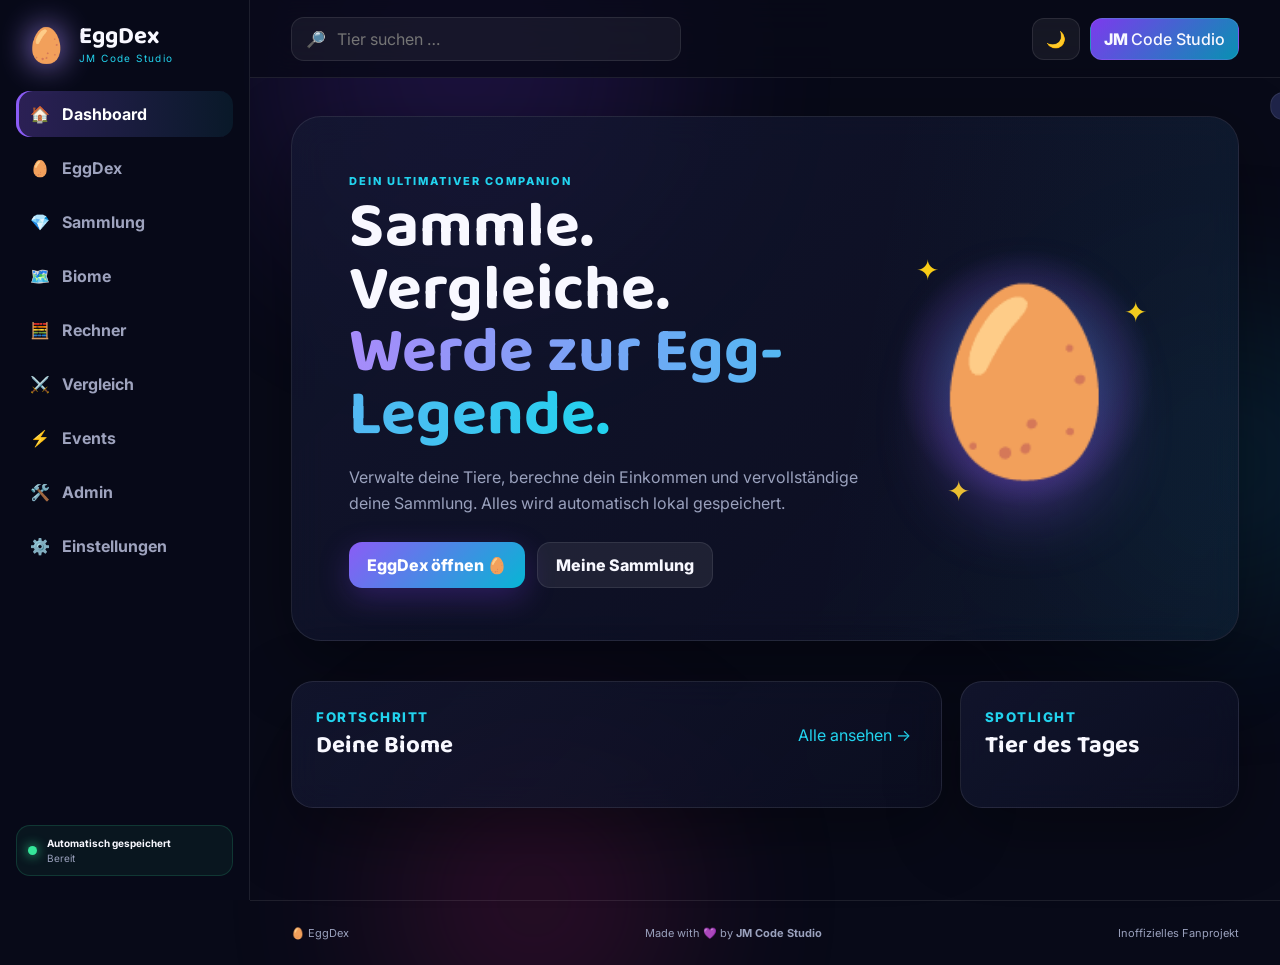
<file: index.html>
<!doctype html>
<html lang="de">
<head>
  <meta charset="UTF-8" />
  <meta name="viewport" content="width=device-width, initial-scale=1.0" />
  <meta name="theme-color" content="#090b1a" />
  <meta name="description" content="EggDex – inoffizielle Companion-Web-App für Steal An Egg. Erstellt von JM Code Studio." />
  <title>EggDex | JM Code Studio</title>
  <link rel="preconnect" href="https://fonts.googleapis.com">
  <link rel="preconnect" href="https://fonts.gstatic.com" crossorigin>
  <link href="https://fonts.googleapis.com/css2?family=Baloo+2:wght@500;600;700;800&family=Inter:wght@400;500;600;700;800&display=swap" rel="stylesheet">
  <link rel="stylesheet" href="styles.css" />
</head>
<body>
  <div class="orbs"><span></span><span></span><span></span></div>
  <aside class="sidebar" id="sidebar">
    <div class="brand"><div class="brand-egg">🥚</div><div><b>EggDex</b><small>JM Code Studio</small></div></div>
    <nav id="nav">
      <button class="nav-btn active" data-page="dashboard">🏠 <span>Dashboard</span></button>
      <button class="nav-btn" data-page="eggdex">🥚 <span>EggDex</span></button>
      <button class="nav-btn" data-page="collection">💎 <span>Sammlung</span></button>
      <button class="nav-btn" data-page="biomes">🗺️ <span>Biome</span></button>
      <button class="nav-btn" data-page="calculator">🧮 <span>Rechner</span></button>
      <button class="nav-btn" data-page="compare">⚔️ <span>Vergleich</span></button>
      <button class="nav-btn" data-page="events">⚡ <span>Events</span></button>
      <button class="nav-btn" data-page="admin">🛠️ <span>Admin</span></button>
      <button class="nav-btn" data-page="settings">⚙️ <span>Einstellungen</span></button>
    </nav>
    <div class="save-state"><span class="pulse"></span><div><b>Automatisch gespeichert</b><small id="lastSave">Bereit</small></div></div>
  </aside>

  <main class="main">
    <header class="topbar">
      <button class="icon-btn mobile-menu" id="menuBtn">☰</button>
      <div class="search-wrap">🔎<input id="globalSearch" placeholder="Tier suchen …" autocomplete="off" /></div>
      <div class="header-actions"><button class="icon-btn" id="themeBtn" title="Design wechseln">🌙</button><button class="profile-chip">JM <span>Code Studio</span></button></div>
    </header>
    <div id="toast" class="toast"></div>

    <section class="page active" id="dashboard">
      <div class="hero glass">
        <div class="hero-copy"><span class="eyebrow">DEIN ULTIMATIVER COMPANION</span><h1>Sammle. Vergleiche.<br><span>Werde zur Egg-Legende.</span></h1><p>Verwalte deine Tiere, berechne dein Einkommen und vervollständige deine Sammlung. Alles wird automatisch lokal gespeichert.</p><div class="hero-actions"><button class="primary" data-go="eggdex">EggDex öffnen 🥚</button><button class="secondary" data-go="collection">Meine Sammlung</button></div></div>
        <div class="hero-art"><div class="halo"></div><div class="mega-egg">🥚</div><span class="spark s1">✦</span><span class="spark s2">✦</span><span class="spark s3">✦</span></div>
      </div>
      <div class="stats-grid" id="statsGrid"></div>
      <div class="dashboard-grid">
        <div class="glass panel"><div class="panel-head"><div><small>FORTSCHRITT</small><h2>Deine Biome</h2></div><button class="link-btn" data-go="biomes">Alle ansehen →</button></div><div id="biomeProgress"></div></div>
        <div class="glass panel"><div class="panel-head"><div><small>SPOTLIGHT</small><h2>Tier des Tages</h2></div></div><div id="dailyPet"></div></div>
      </div>
    </section>

    <section class="page" id="eggdex">
      <div class="page-title"><div><span class="eyebrow">ENTDECKEN</span><h1>Der EggDex</h1><p>Finde deine Favoriten und markiere gesammelte Tiere.</p></div><div class="title-badge"><b id="dexCount">0</b><small>TIERE</small></div></div>
      <div class="toolbar glass"><div class="filter-search">🔎<input id="dexSearch" placeholder="Name suchen …"></div><select id="rarityFilter"><option value="all">Alle Seltenheiten</option></select><select id="biomeFilter"><option value="all">Alle Biome</option></select><select id="sortFilter"><option value="rarity">Nach Seltenheit</option><option value="income">Höchstes Einkommen</option><option value="name">Name A–Z</option></select><button id="onlyMissing" class="toggle-btn">Nur fehlende</button></div>
      <div class="pet-grid" id="petGrid"></div>
    </section>

    <section class="page" id="collection">
      <div class="page-title"><div><span class="eyebrow">DEIN FORTSCHRITT</span><h1>Meine Sammlung</h1><p>Alle gesammelten Tiere und deine persönlichen Favoriten.</p></div><button class="primary" id="exportQuick">Backup ⤓</button></div>
      <div class="collection-summary glass" id="collectionSummary"></div>
      <div class="tabs"><button class="tab active" data-collection="owned">Gesammelt</button><button class="tab" data-collection="favorites">Favoriten</button><button class="tab" data-collection="duplicates">Duplikate</button></div>
      <div class="pet-grid" id="collectionGrid"></div>
    </section>

    <section class="page" id="biomes"><div class="page-title"><div><span class="eyebrow">WELTEN</span><h1>Biome</h1><p>Dein Fortschritt in jeder Region.</p></div></div><div class="biome-grid" id="biomeGrid"></div></section>

    <section class="page" id="calculator"><div class="page-title"><div><span class="eyebrow">POWER-TOOL</span><h1>Einkommensrechner</h1><p>Berechne, was deine Sammlung wirklich verdient.</p></div></div><div class="two-col"><div class="glass panel"><h2>Tiere auswählen</h2><div class="calc-list" id="calcList"></div></div><div class="glass panel result-panel" id="calcResults"></div></div></section>

    <section class="page" id="compare"><div class="page-title"><div><span class="eyebrow">DUELL</span><h1>Tiervergleich</h1><p>Zwei Tiere, ein Gewinner.</p></div></div><div class="compare-select glass"><select id="compareA"></select><div class="versus">VS</div><select id="compareB"></select></div><div class="compare-result" id="compareResult"></div></section>

    <section class="page" id="events"><div class="page-title"><div><span class="eyebrow">LIVE & LIMITIERT</span><h1>Events & Aufgaben</h1><p>Behalte Herausforderungen und Belohnungen im Blick.</p></div></div><div class="event-hero glass"><div><span class="live-pill">● AKTIVES EVENT</span><h2>Das kosmische Ei</h2><p>Erledige alle Aufgaben und sichere dir den exklusiven Event-Fortschritt.</p><div class="event-progress"><span id="eventProgressBar"></span></div><small id="eventProgressText"></small></div><div class="event-icon">🌌🥚</div></div><div class="task-grid" id="taskGrid"></div></section>

    <section class="page" id="admin"><div class="page-title"><div><span class="eyebrow">LOKALE VERWALTUNG</span><h1>Admin Studio</h1><p>Erstelle eigene Einträge. Änderungen gelten nur in deinem Browser.</p></div></div><div class="two-col"><form class="glass panel" id="petForm"><h2>Neues Tier</h2><input name="name" placeholder="Name" required><div class="form-row"><select name="rarity" id="adminRarity"></select><select name="biome" id="adminBiome"></select></div><div class="form-row"><input name="income" type="number" min="0" placeholder="Einkommen / Sek."><input name="icon" placeholder="Emoji, z. B. 🐉" maxlength="4"></div><textarea name="description" placeholder="Kurze Beschreibung"></textarea><button class="primary" type="submit">Tier hinzufügen +</button><small class="hint">Kein echtes Sicherheitssystem: GitHub Pages ist statisch.</small></form><div class="glass panel"><div class="panel-head"><h2>Eigene Tiere</h2><button class="danger small" id="deleteCustomAll">Alle löschen</button></div><div id="customPets"></div></div></div></section>

    <section class="page" id="settings"><div class="page-title"><div><span class="eyebrow">KONTROLLE</span><h1>Einstellungen & Backup</h1><p>Deine Daten gehören dir.</p></div></div><div class="settings-grid"><div class="glass setting-card"><span>💾</span><h2>Backup exportieren</h2><p>Lade Sammlung, Favoriten und eigene Einträge als JSON herunter.</p><button class="primary" id="exportBtn">Backup herunterladen</button></div><div class="glass setting-card"><span>📥</span><h2>Backup importieren</h2><p>Stelle einen zuvor gespeicherten Stand wieder her.</p><label class="secondary file-label">Datei auswählen<input type="file" id="importInput" accept="application/json"></label></div><div class="glass setting-card warning"><span>🧨</span><h2>Alles zurücksetzen</h2><p>Löscht sämtliche lokal gespeicherten App-Daten.</p><button class="danger" id="resetBtn">Daten zurücksetzen</button></div></div><div class="about glass"><div class="brand-egg">🥚</div><div><h2>EggDex</h2><p>Ein inoffizielles Fanprojekt. Nicht mit Roblox oder den Erstellern des Spiels verbunden.</p><b>Entwickelt von JM Code Studio</b></div></div></section>

    <footer><span>🥚 EggDex</span><span>Made with 💜 by <b>JM Code Studio</b></span><span>Inoffizielles Fanprojekt</span></footer>
  </main>

  <div class="modal" id="petModal"><div class="modal-backdrop" data-close></div><div class="modal-card glass"><button class="modal-close" data-close>×</button><div id="modalContent"></div></div></div>
  <script src="app.js"></script>
</body></html>
</file>
<file: styles.css>
:root{--bg:#080a18;--panel:rgba(20,24,50,.78);--panel2:#171a35;--text:#f8f8ff;--muted:#9aa1bd;--purple:#8b5cf6;--cyan:#22d3ee;--yellow:#facc15;--green:#35e69a;--red:#fb5d78;--border:rgba(255,255,255,.09);--shadow:0 22px 70px rgba(0,0,0,.35)}
*{box-sizing:border-box}html{scroll-behavior:smooth}body{margin:0;background:var(--bg);color:var(--text);font-family:Inter,sans-serif;min-height:100vh}body.light{--bg:#eef1ff;--panel:rgba(255,255,255,.82);--panel2:#fff;--text:#17152c;--muted:#666b82;--border:rgba(31,29,65,.1);--shadow:0 18px 55px rgba(61,51,120,.12)}button,input,select,textarea{font:inherit}button{cursor:pointer}.orbs span{position:fixed;border-radius:50%;filter:blur(90px);opacity:.17;z-index:-2}.orbs span:nth-child(1){width:420px;height:420px;background:#7c3aed;top:-140px;left:20%}.orbs span:nth-child(2){width:300px;height:300px;background:#0891b2;right:-100px;top:35%}.orbs span:nth-child(3){width:300px;height:300px;background:#db2777;left:30%;bottom:-150px}.glass{background:linear-gradient(135deg,var(--panel),rgba(13,16,36,.67));border:1px solid var(--border);box-shadow:var(--shadow);backdrop-filter:blur(16px)}body.light .glass{background:var(--panel)}
.sidebar{position:fixed;inset:0 auto 0 0;width:250px;padding:24px 16px;background:rgba(8,10,25,.95);border-right:1px solid var(--border);z-index:20;display:flex;flex-direction:column}.brand{display:flex;align-items:center;gap:12px;padding:0 9px 26px}.brand-egg{font-size:34px;filter:drop-shadow(0 0 16px #a78bfa)}.brand b{font-family:'Baloo 2';font-size:24px;line-height:1}.brand small{display:block;color:var(--cyan);font-size:10px;letter-spacing:1.4px;margin-top:3px}.sidebar nav{display:grid;gap:8px}.nav-btn{border:0;color:#9ea3be;background:transparent;border-radius:14px;padding:13px 14px;text-align:left;display:flex;gap:12px;align-items:center;font-weight:700}.nav-btn:hover,.nav-btn.active{color:#fff;background:linear-gradient(90deg,rgba(139,92,246,.28),rgba(34,211,238,.08));box-shadow:inset 3px 0 var(--purple)}.save-state{margin-top:auto;border:1px solid rgba(53,230,154,.16);background:rgba(53,230,154,.06);border-radius:14px;padding:11px;display:flex;align-items:center;gap:10px}.save-state b,.save-state small{display:block;font-size:10px}.save-state small{color:var(--muted);margin-top:3px}.pulse{width:9px;height:9px;border-radius:50%;background:var(--green);box-shadow:0 0 12px var(--green)}
.main{margin-left:250px;min-height:100vh}.topbar{height:78px;border-bottom:1px solid var(--border);display:flex;align-items:center;justify-content:space-between;padding:0 4%;position:sticky;top:0;background:rgba(8,10,24,.78);backdrop-filter:blur(18px);z-index:12}body.light .topbar{background:rgba(238,241,255,.8)}.search-wrap,.filter-search{display:flex;align-items:center;gap:9px;background:rgba(255,255,255,.05);border:1px solid var(--border);border-radius:13px;padding:10px 14px}.search-wrap{width:min(390px,43vw)}input,select,textarea{outline:0}.search-wrap input,.filter-search input{border:0;background:transparent;color:var(--text);width:100%}.header-actions{display:flex;align-items:center;gap:10px}.icon-btn,.profile-chip{border:1px solid var(--border);background:rgba(255,255,255,.06);color:var(--text);border-radius:12px;padding:10px 13px}.profile-chip{font-weight:800;background:linear-gradient(135deg,#7c3aed,#0891b2)}.profile-chip span{font-weight:500}.mobile-menu{display:none}.page{display:none;padding:38px 4% 60px;min-height:calc(100vh - 78px)}.page.active{display:block;animation:fade .28s ease}@keyframes fade{from{opacity:0;transform:translateY(7px)}}
.hero{min-height:380px;border-radius:30px;padding:52px 6%;display:grid;grid-template-columns:1.25fr .75fr;overflow:hidden;position:relative}.hero:after{content:"";position:absolute;inset:0;background:linear-gradient(100deg,transparent 58%,rgba(34,211,238,.06));pointer-events:none}.eyebrow{display:inline-block;color:var(--cyan);font-weight:800;font-size:11px;letter-spacing:2px;margin-bottom:9px}.hero h1,.page-title h1{font-family:'Baloo 2';margin:0;line-height:.98}.hero h1{font-size:clamp(38px,5vw,70px)}.hero h1 span{background:linear-gradient(90deg,#a78bfa,#22d3ee);-webkit-background-clip:text;color:transparent}.hero p,.page-title p{color:var(--muted);line-height:1.65;max-width:680px}.hero-actions{display:flex;gap:12px;margin-top:25px}.primary,.secondary,.danger{border:0;border-radius:13px;padding:12px 18px;font-weight:800;color:white}.primary{background:linear-gradient(135deg,#8b5cf6,#06b6d4);box-shadow:0 10px 30px rgba(124,58,237,.28)}.primary:hover{transform:translateY(-2px)}.secondary{background:rgba(255,255,255,.07);border:1px solid var(--border);color:var(--text)}.danger{background:linear-gradient(135deg,#e11d48,#fb7185)}.small{padding:7px 10px;font-size:11px}.hero-art{position:relative;display:grid;place-items:center}.mega-egg{font-size:180px;z-index:2;animation:float 3s ease-in-out infinite;filter:drop-shadow(0 25px 35px rgba(139,92,246,.45))}@keyframes float{50%{transform:translateY(-14px) rotate(2deg)}}.halo{position:absolute;width:260px;height:260px;border-radius:50%;background:radial-gradient(circle,rgba(34,211,238,.35),rgba(139,92,246,.12) 55%,transparent 70%);animation:pulse2 2.5s infinite}@keyframes pulse2{50%{transform:scale(1.08)}}.spark{position:absolute;color:var(--yellow);font-size:28px;animation:float 2s infinite}.s1{top:20%;left:15%}.s2{right:11%;top:30%}.s3{bottom:19%;left:25%}.stats-grid{display:grid;grid-template-columns:repeat(4,1fr);gap:16px;margin:20px 0}.stat-card{border-radius:20px;padding:20px;display:flex;align-items:center;gap:14px}.stat-icon{width:48px;height:48px;border-radius:14px;display:grid;place-items:center;font-size:23px;background:rgba(139,92,246,.15)}.stat-card b{font-family:'Baloo 2';font-size:27px;display:block;line-height:1}.stat-card small{color:var(--muted);font-size:11px}.dashboard-grid{display:grid;grid-template-columns:1.4fr .6fr;gap:18px}.panel{border-radius:22px;padding:24px}.panel-head{display:flex;justify-content:space-between;align-items:center;margin-bottom:18px}.panel h2,.panel-head h2{font-family:'Baloo 2';margin:0}.panel-head small{color:var(--cyan);font-weight:800;letter-spacing:1.5px}.link-btn{background:none;border:0;color:var(--cyan)}.progress-row{margin:15px 0}.progress-label{display:flex;justify-content:space-between;font-size:12px;margin-bottom:7px}.progress{height:7px;background:rgba(255,255,255,.08);border-radius:10px;overflow:hidden}.progress span{display:block;height:100%;border-radius:10px;background:linear-gradient(90deg,var(--purple),var(--cyan))}.daily{display:flex;align-items:center;gap:20px}.daily-icon{font-size:74px}.rarity{font-size:10px;font-weight:900;letter-spacing:1px;text-transform:uppercase}.page-title{display:flex;justify-content:space-between;align-items:end;margin-bottom:24px}.page-title h1{font-size:46px}.title-badge{width:85px;height:85px;border-radius:22px;background:linear-gradient(145deg,#7c3aed,#0891b2);display:grid;place-content:center;text-align:center}.title-badge b{font-size:25px}.title-badge small{font-size:9px}.toolbar{padding:13px;border-radius:18px;display:flex;gap:10px;margin-bottom:22px}.filter-search{flex:1}.toolbar select,.toggle-btn,.compare-select select{color:var(--text);background:rgba(255,255,255,.06);border:1px solid var(--border);border-radius:12px;padding:10px}.toolbar option,.compare-select option,form option{background:#171a35}.toggle-btn{white-space:nowrap}.toggle-btn.active{background:var(--purple);color:#fff}.pet-grid{display:grid;grid-template-columns:repeat(auto-fill,minmax(220px,1fr));gap:16px}.pet-card{position:relative;border:1px solid var(--border);background:linear-gradient(145deg,var(--panel2),rgba(16,18,38,.75));border-radius:22px;padding:18px;overflow:hidden;transition:.25s}.pet-card:hover{transform:translateY(-6px);border-color:var(--rarity-color);box-shadow:0 16px 45px color-mix(in srgb,var(--rarity-color) 20%, transparent)}body.light .pet-card{background:#fff}.pet-top{display:flex;justify-content:space-between}.pet-icon{font-size:65px;text-align:center;padding:14px}.pet-card h3{font-family:'Baloo 2';font-size:21px;margin:4px 0}.pet-meta{display:flex;justify-content:space-between;font-size:11px;color:var(--muted);border-top:1px solid var(--border);padding-top:12px}.pet-income{color:var(--green);font-weight:800}.round-btn{width:31px;height:31px;border:1px solid var(--border);border-radius:50%;background:rgba(255,255,255,.06);color:var(--muted)}.round-btn.on{background:var(--purple);color:#fff}.favorite{border:0;background:none;font-size:19px;filter:grayscale(1)}.favorite.on{filter:none}.collection-summary{border-radius:22px;padding:25px;display:flex;align-items:center;gap:24px;margin-bottom:20px}.big-progress{width:110px;height:110px;border-radius:50%;display:grid;place-items:center;background:conic-gradient(var(--cyan) var(--pct),rgba(255,255,255,.08) 0);position:relative}.big-progress:after{content:"";position:absolute;inset:9px;border-radius:50%;background:var(--panel2)}.big-progress b{z-index:1;font-size:22px}.summary-data{display:grid;grid-template-columns:repeat(3,1fr);gap:30px;flex:1}.summary-data b{display:block;font-size:24px}.summary-data small{color:var(--muted)}.tabs{display:flex;gap:9px;margin:20px 0}.tab{border:1px solid var(--border);background:transparent;color:var(--muted);padding:10px 16px;border-radius:12px}.tab.active{background:var(--purple);color:#fff}.empty{grid-column:1/-1;text-align:center;padding:60px;color:var(--muted)}.biome-grid{display:grid;grid-template-columns:repeat(auto-fit,minmax(260px,1fr));gap:18px}.biome-card{border-radius:24px;min-height:210px;padding:23px;position:relative;overflow:hidden;background:linear-gradient(145deg,color-mix(in srgb,var(--biome) 25%, var(--panel2)),var(--panel2));border:1px solid color-mix(in srgb,var(--biome) 35%, transparent)}.biome-card .biome-emoji{font-size:72px;position:absolute;right:17px;top:15px;opacity:.8}.biome-card h2{font-family:'Baloo 2';font-size:28px;margin:35px 0 5px}.two-col{display:grid;grid-template-columns:1fr 1fr;gap:18px}.calc-list{display:grid;gap:8px;max-height:550px;overflow:auto}.calc-row{display:grid;grid-template-columns:40px 1fr 90px;align-items:center;border:1px solid var(--border);padding:10px;border-radius:13px}.calc-row input{width:70px;background:rgba(255,255,255,.06);color:var(--text);border:1px solid var(--border);padding:7px;border-radius:9px}.money-total{font-family:'Baloo 2';font-size:44px;color:var(--green)}.result-stack{display:grid;gap:12px;margin-top:25px}.result-line{display:flex;justify-content:space-between;padding:14px;background:rgba(255,255,255,.04);border-radius:12px}.bar-chart{display:flex;align-items:end;gap:8px;height:150px;margin-top:25px}.bar-chart div{flex:1;background:linear-gradient(var(--cyan),var(--purple));border-radius:7px 7px 0 0;min-height:4px;position:relative}.bar-chart small{position:absolute;bottom:-25px;left:50%;transform:translateX(-50%);font-size:9px;white-space:nowrap}.compare-select{border-radius:20px;padding:18px;display:grid;grid-template-columns:1fr 70px 1fr;align-items:center;gap:15px}.versus{margin:auto;width:55px;height:55px;display:grid;place-items:center;border-radius:50%;font-weight:900;background:linear-gradient(135deg,#e11d48,#7c3aed)}.compare-result{display:grid;grid-template-columns:1fr 1fr;gap:18px;margin-top:18px}.fighter{text-align:center;border-radius:24px;padding:28px}.fighter .pet-icon{font-size:100px}.winner{border:1px solid var(--yellow);box-shadow:0 0 35px rgba(250,204,21,.14)}.event-hero{border-radius:26px;padding:32px;display:flex;justify-content:space-between;align-items:center}.event-icon{font-size:90px}.live-pill{color:#fb7185;font-size:10px;font-weight:900}.event-progress{height:9px;background:rgba(255,255,255,.08);border-radius:10px;overflow:hidden;margin:25px 0 8px}.event-progress span{height:100%;display:block;background:linear-gradient(90deg,#ec4899,#8b5cf6)}.task-grid{display:grid;grid-template-columns:repeat(3,1fr);gap:14px;margin-top:18px}.task{border-radius:18px;padding:18px}.task.done{opacity:.7;border-color:var(--green)}.task button{width:100%;margin-top:12px}.task strong{font-size:28px}.form-row{display:grid;grid-template-columns:1fr 1fr;gap:10px}form{display:grid;gap:11px}form input,form select,form textarea{width:100%;background:rgba(255,255,255,.05);border:1px solid var(--border);border-radius:12px;color:var(--text);padding:12px}form textarea{min-height:100px;resize:vertical}.hint{color:var(--muted)}.custom-row{display:flex;justify-content:space-between;align-items:center;border-bottom:1px solid var(--border);padding:12px 0}.settings-grid{display:grid;grid-template-columns:repeat(3,1fr);gap:18px}.setting-card{border-radius:22px;padding:26px}.setting-card>span{font-size:38px}.setting-card p{color:var(--muted);min-height:60px}.file-label{display:inline-block}.file-label input{display:none}.about{border-radius:22px;padding:24px;display:flex;gap:18px;align-items:center;margin-top:18px}.about p{color:var(--muted)}footer{border-top:1px solid var(--border);padding:25px 4%;color:var(--muted);display:flex;justify-content:space-between;font-size:11px}.modal{display:none;position:fixed;inset:0;z-index:50}.modal.show{display:grid;place-items:center}.modal-backdrop{position:absolute;inset:0;background:rgba(2,3,10,.76);backdrop-filter:blur(8px)}.modal-card{position:relative;width:min(540px,92vw);border-radius:28px;padding:30px;z-index:1}.modal-close{position:absolute;right:15px;top:14px;border:0;background:rgba(255,255,255,.08);color:var(--text);border-radius:50%;width:34px;height:34px;font-size:22px}.modal-hero{text-align:center}.modal-hero .pet-icon{font-size:120px}.quantity{display:flex;justify-content:center;align-items:center;gap:17px;margin:20px}.quantity button{width:40px;height:40px;border:0;border-radius:12px;background:var(--purple);color:#fff;font-size:20px}.toast{position:fixed;right:25px;top:92px;background:#1e2348;border:1px solid var(--border);padding:13px 18px;border-radius:13px;z-index:100;transform:translateX(140%);transition:.3s}.toast.show{transform:none}
@media(max-width:1050px){.stats-grid{grid-template-columns:repeat(2,1fr)}.dashboard-grid,.two-col{grid-template-columns:1fr}.task-grid{grid-template-columns:1fr 1fr}.settings-grid{grid-template-columns:1fr}.hero{grid-template-columns:1fr}.hero-art{display:none}}
@media(max-width:760px){.sidebar{transform:translateX(-105%);transition:.3s}.sidebar.open{transform:none}.main{margin-left:0}.mobile-menu{display:block}.profile-chip span{display:none}.page{padding:25px 4% 50px}.hero{padding:32px 25px;min-height:420px}.hero-actions{flex-direction:column}.stats-grid{grid-template-columns:1fr 1fr}.stat-card{padding:14px}.toolbar{flex-wrap:wrap}.toolbar>*{flex:1 1 45%}.pet-grid{grid-template-columns:repeat(2,minmax(0,1fr))}.pet-card{padding:13px}.pet-icon{font-size:50px}.page-title{align-items:start}.page-title h1{font-size:36px}.summary-data{grid-template-columns:1fr;gap:10px}.big-progress{width:90px;height:90px}.task-grid{grid-template-columns:1fr}.compare-select{grid-template-columns:1fr}.compare-result{grid-template-columns:1fr}.event-icon{display:none}footer{flex-direction:column;gap:8px;text-align:center}.search-wrap{width:50vw}.form-row{grid-template-columns:1fr}}
@media(max-width:430px){.pet-grid{grid-template-columns:1fr}.stats-grid{grid-template-columns:1fr}.hero h1{font-size:38px}.collection-summary{align-items:start}.summary-data b{font-size:18px}}
</file>
